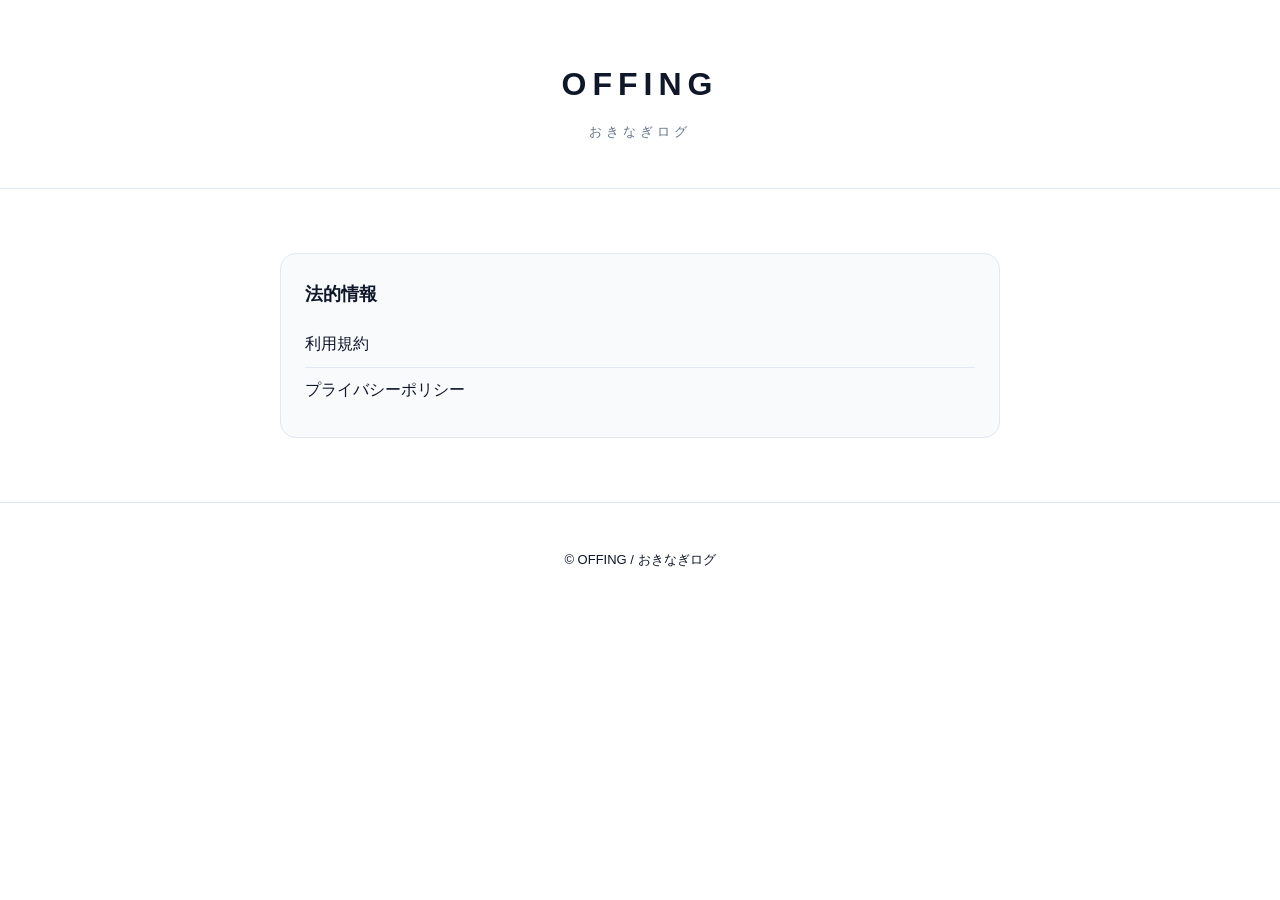
<file: index.html>
<!DOCTYPE html>
<html lang="ja">
  <head>
    <meta charset="UTF-8" />
    <meta name="viewport" content="width=device-width, initial-scale=1.0" />
    <meta name="robots" content="index,follow" />
    <title>おきなぎログ（OFFING） — 法的情報</title>
    <link rel="stylesheet" href="./style.css" />
  </head>
  <body>
    <header class="brand">
      <p class="wordmark">OFFING</p>
      <p class="wordmark-sub">おきなぎログ</p>
    </header>

    <nav class="toc">
      <h2>法的情報</h2>
      <a href="./terms.html">利用規約</a>
      <a href="./privacy.html">プライバシーポリシー</a>
    </nav>

    <footer>
      <p>© OFFING / おきなぎログ</p>
    </footer>
  </body>
</html>
</file>
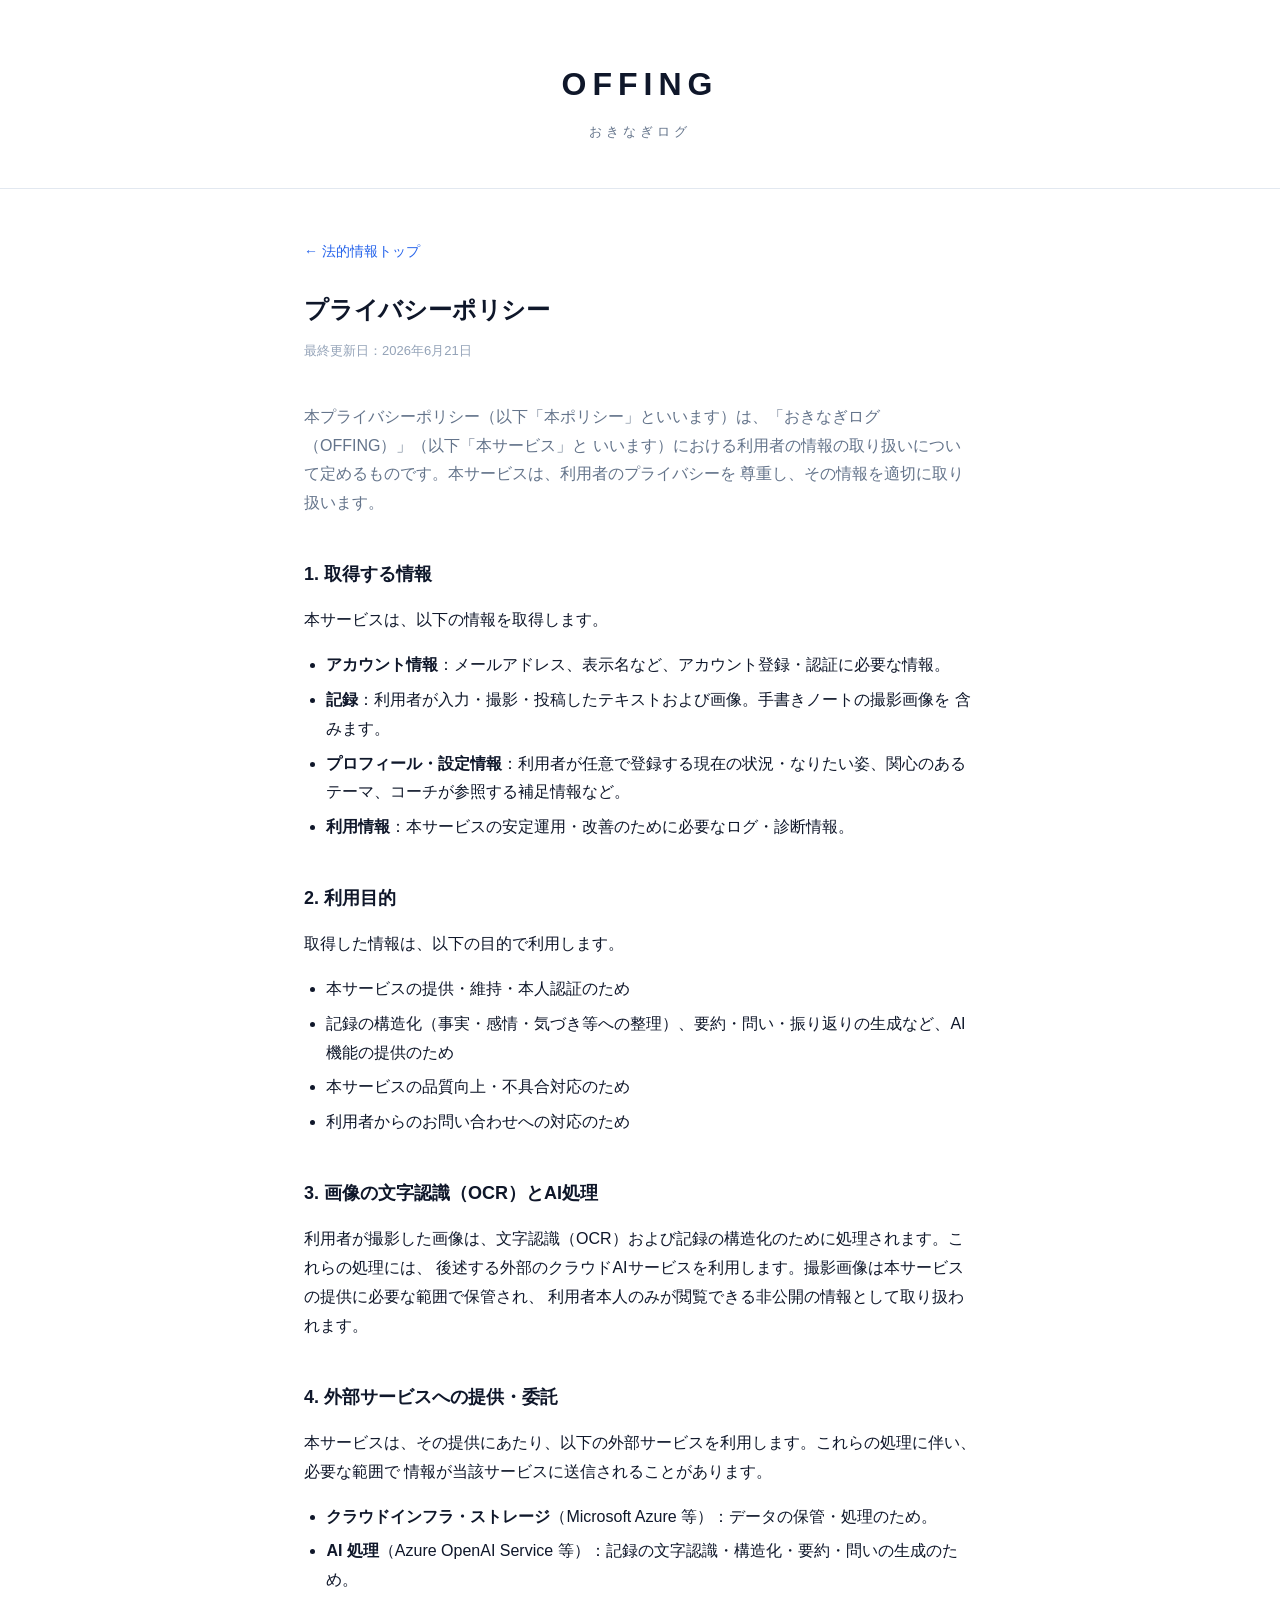
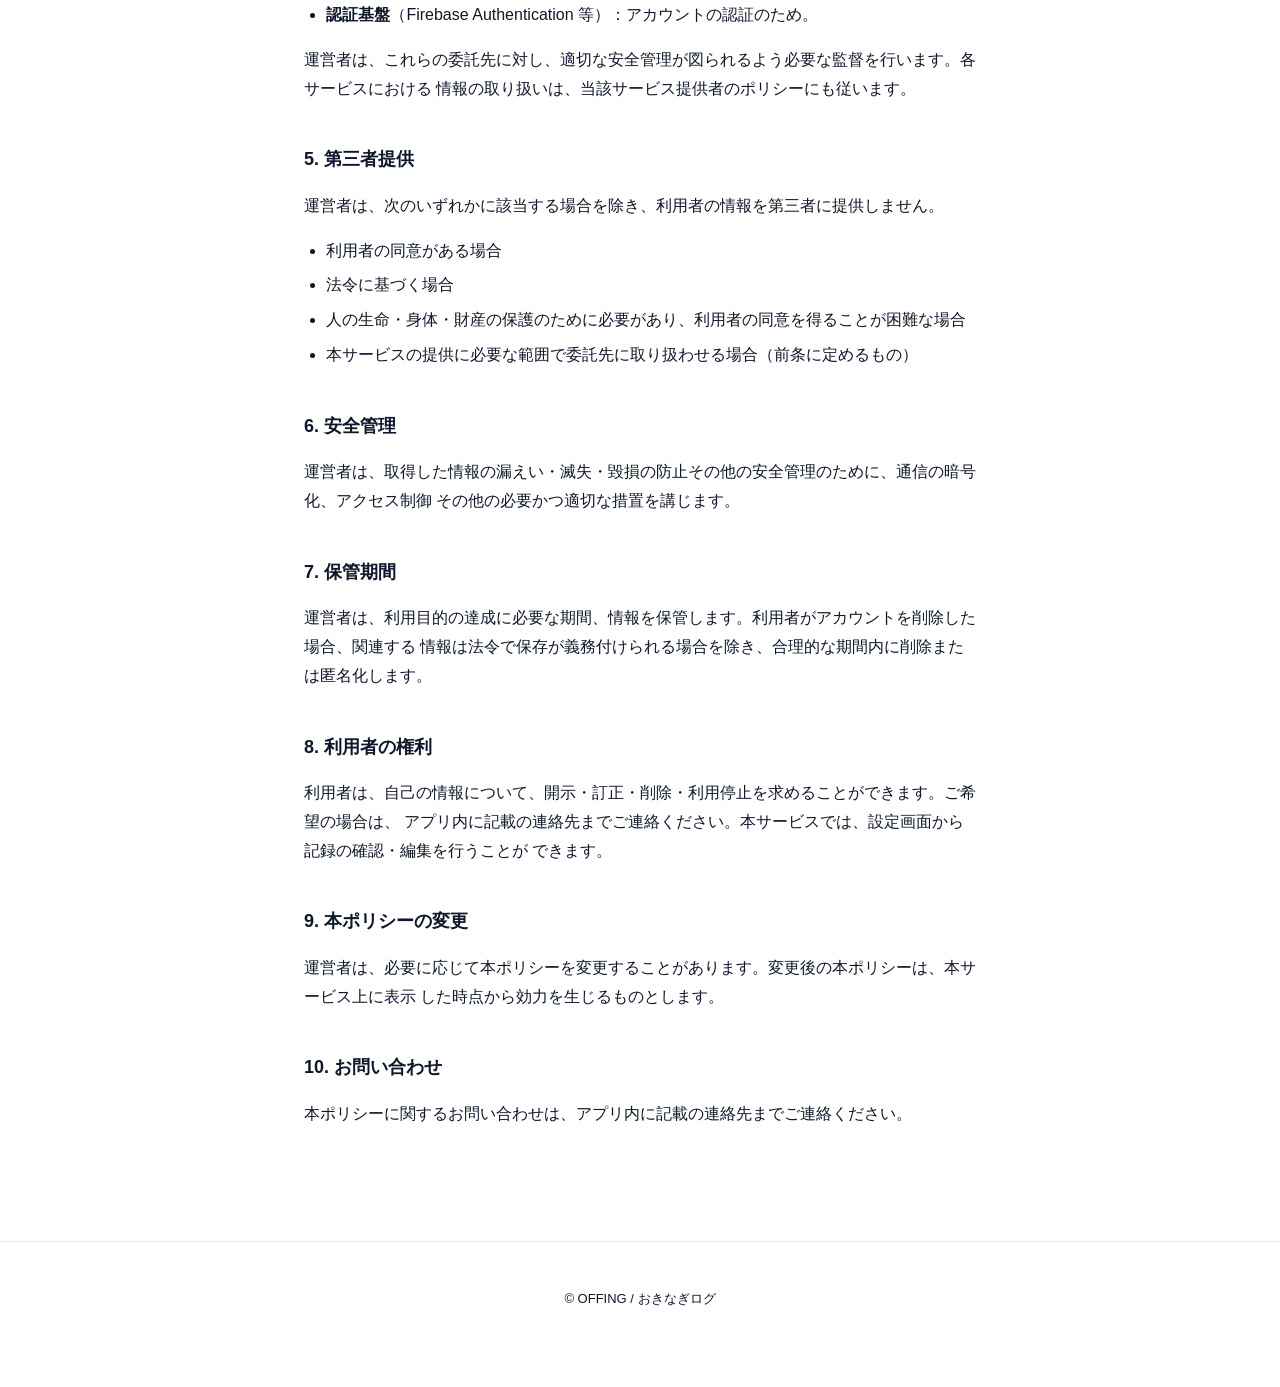
<file: privacy.html>
<!DOCTYPE html>
<html lang="ja">
  <head>
    <meta charset="UTF-8" />
    <meta name="viewport" content="width=device-width, initial-scale=1.0" />
    <title>プライバシーポリシー — おきなぎログ（OFFING）</title>
    <link rel="stylesheet" href="./style.css" />
  </head>
  <body>
    <header class="brand">
      <p class="wordmark">OFFING</p>
      <p class="wordmark-sub">おきなぎログ</p>
    </header>

    <main class="container">
      <a class="back" href="./index.html">← 法的情報トップ</a>
      <h1>プライバシーポリシー</h1>
      <p class="updated">最終更新日：2026年6月21日</p>

      <p class="lead">
        本プライバシーポリシー（以下「本ポリシー」といいます）は、「おきなぎログ（OFFING）」（以下「本サービス」と
        いいます）における利用者の情報の取り扱いについて定めるものです。本サービスは、利用者のプライバシーを
        尊重し、その情報を適切に取り扱います。
      </p>

      <h2>1. 取得する情報</h2>
      <p>本サービスは、以下の情報を取得します。</p>
      <ul>
        <li>
          <strong>アカウント情報</strong>：メールアドレス、表示名など、アカウント登録・認証に必要な情報。
        </li>
        <li>
          <strong>記録</strong>：利用者が入力・撮影・投稿したテキストおよび画像。手書きノートの撮影画像を
          含みます。
        </li>
        <li>
          <strong>プロフィール・設定情報</strong>：利用者が任意で登録する現在の状況・なりたい姿、関心のある
          テーマ、コーチが参照する補足情報など。
        </li>
        <li>
          <strong>利用情報</strong>：本サービスの安定運用・改善のために必要なログ・診断情報。
        </li>
      </ul>

      <h2>2. 利用目的</h2>
      <p>取得した情報は、以下の目的で利用します。</p>
      <ul>
        <li>本サービスの提供・維持・本人認証のため</li>
        <li>
          記録の構造化（事実・感情・気づき等への整理）、要約・問い・振り返りの生成など、AI機能の提供のため
        </li>
        <li>本サービスの品質向上・不具合対応のため</li>
        <li>利用者からのお問い合わせへの対応のため</li>
      </ul>

      <h2>3. 画像の文字認識（OCR）とAI処理</h2>
      <p>
        利用者が撮影した画像は、文字認識（OCR）および記録の構造化のために処理されます。これらの処理には、
        後述する外部のクラウドAIサービスを利用します。撮影画像は本サービスの提供に必要な範囲で保管され、
        利用者本人のみが閲覧できる非公開の情報として取り扱われます。
      </p>

      <h2>4. 外部サービスへの提供・委託</h2>
      <p>
        本サービスは、その提供にあたり、以下の外部サービスを利用します。これらの処理に伴い、必要な範囲で
        情報が当該サービスに送信されることがあります。
      </p>
      <ul>
        <li>
          <strong>クラウドインフラ・ストレージ</strong>（Microsoft Azure 等）：データの保管・処理のため。
        </li>
        <li>
          <strong>AI 処理</strong>（Azure OpenAI Service 等）：記録の文字認識・構造化・要約・問いの生成のため。
        </li>
        <li>
          <strong>認証基盤</strong>（Firebase Authentication 等）：アカウントの認証のため。
        </li>
      </ul>
      <p>
        運営者は、これらの委託先に対し、適切な安全管理が図られるよう必要な監督を行います。各サービスにおける
        情報の取り扱いは、当該サービス提供者のポリシーにも従います。
      </p>

      <h2>5. 第三者提供</h2>
      <p>
        運営者は、次のいずれかに該当する場合を除き、利用者の情報を第三者に提供しません。
      </p>
      <ul>
        <li>利用者の同意がある場合</li>
        <li>法令に基づく場合</li>
        <li>
          人の生命・身体・財産の保護のために必要があり、利用者の同意を得ることが困難な場合
        </li>
        <li>
          本サービスの提供に必要な範囲で委託先に取り扱わせる場合（前条に定めるもの）
        </li>
      </ul>

      <h2>6. 安全管理</h2>
      <p>
        運営者は、取得した情報の漏えい・滅失・毀損の防止その他の安全管理のために、通信の暗号化、アクセス制御
        その他の必要かつ適切な措置を講じます。
      </p>

      <h2>7. 保管期間</h2>
      <p>
        運営者は、利用目的の達成に必要な期間、情報を保管します。利用者がアカウントを削除した場合、関連する
        情報は法令で保存が義務付けられる場合を除き、合理的な期間内に削除または匿名化します。
      </p>

      <h2>8. 利用者の権利</h2>
      <p>
        利用者は、自己の情報について、開示・訂正・削除・利用停止を求めることができます。ご希望の場合は、
        アプリ内に記載の連絡先までご連絡ください。本サービスでは、設定画面から記録の確認・編集を行うことが
        できます。
      </p>

      <h2>9. 本ポリシーの変更</h2>
      <p>
        運営者は、必要に応じて本ポリシーを変更することがあります。変更後の本ポリシーは、本サービス上に表示
        した時点から効力を生じるものとします。
      </p>

      <h2>10. お問い合わせ</h2>
      <p>本ポリシーに関するお問い合わせは、アプリ内に記載の連絡先までご連絡ください。</p>
    </main>

    <footer>
      <p>© OFFING / おきなぎログ</p>
    </footer>
  </body>
</html>
</file>
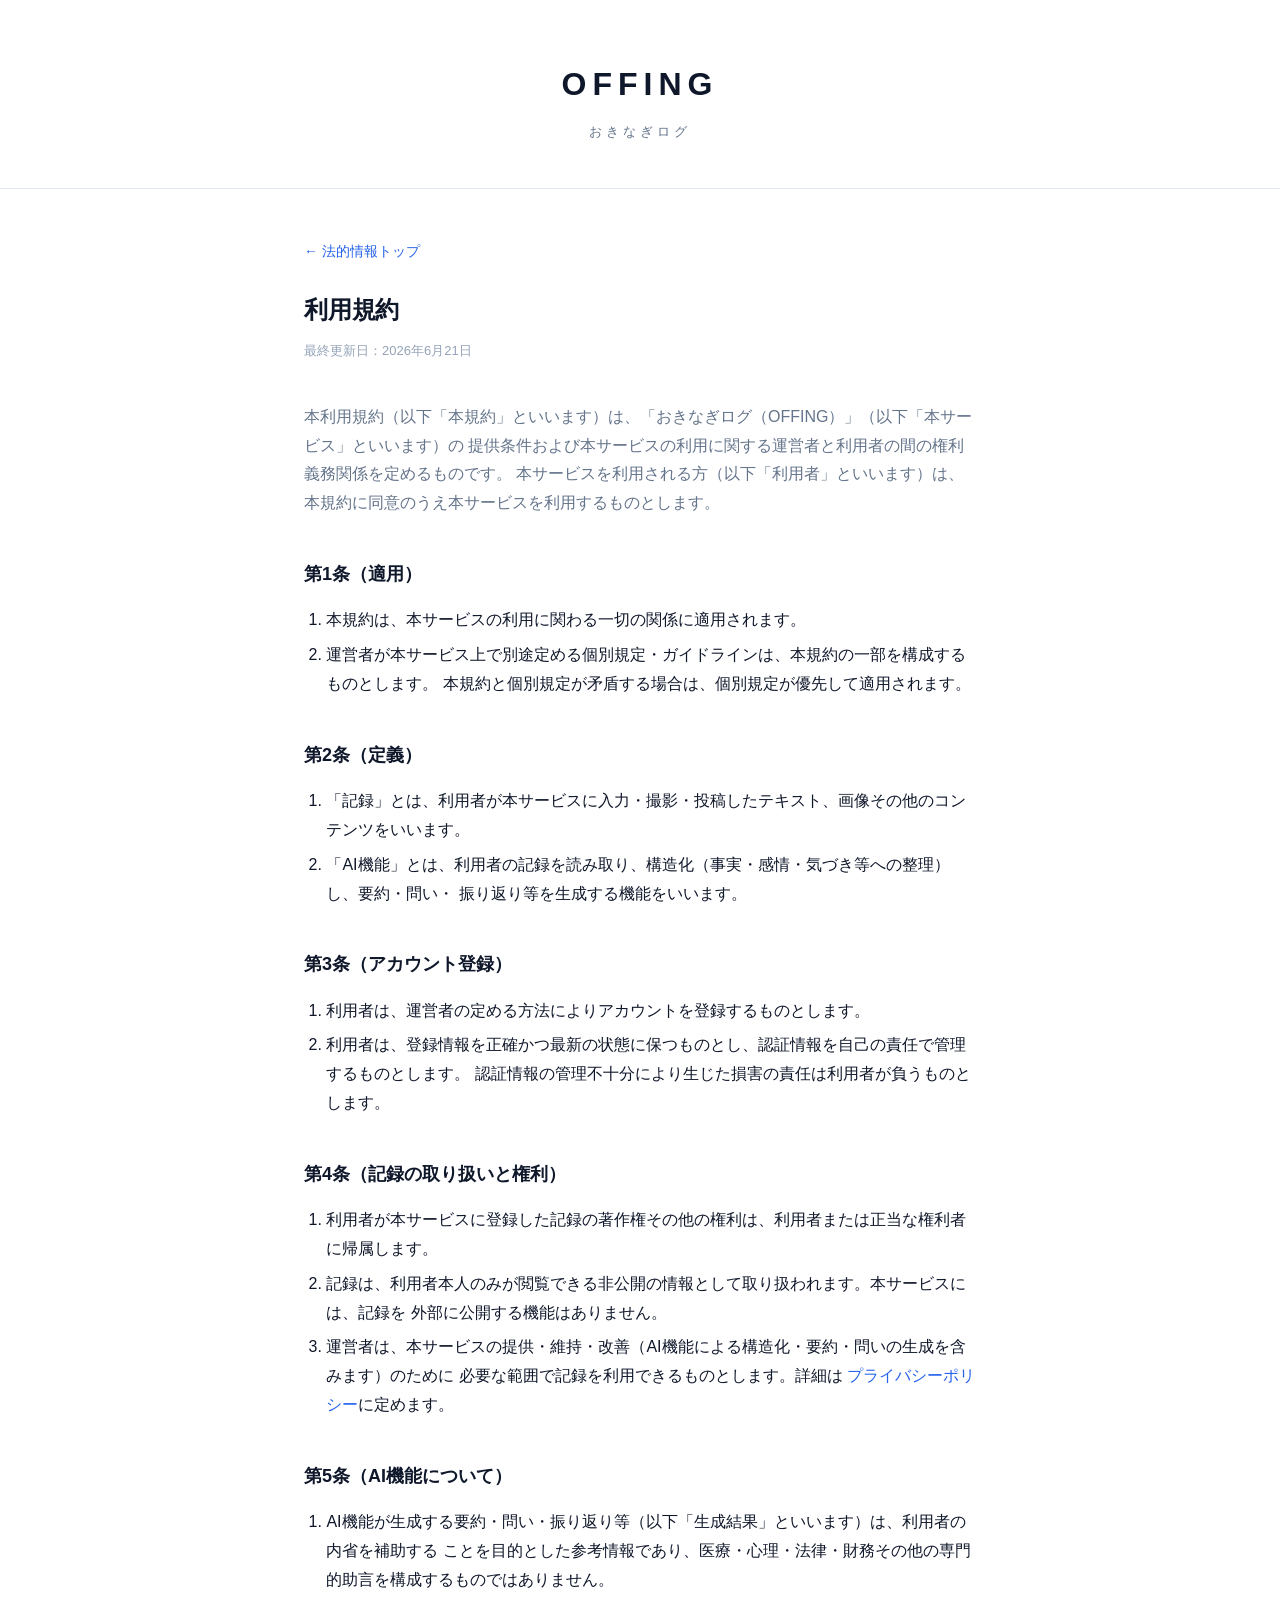
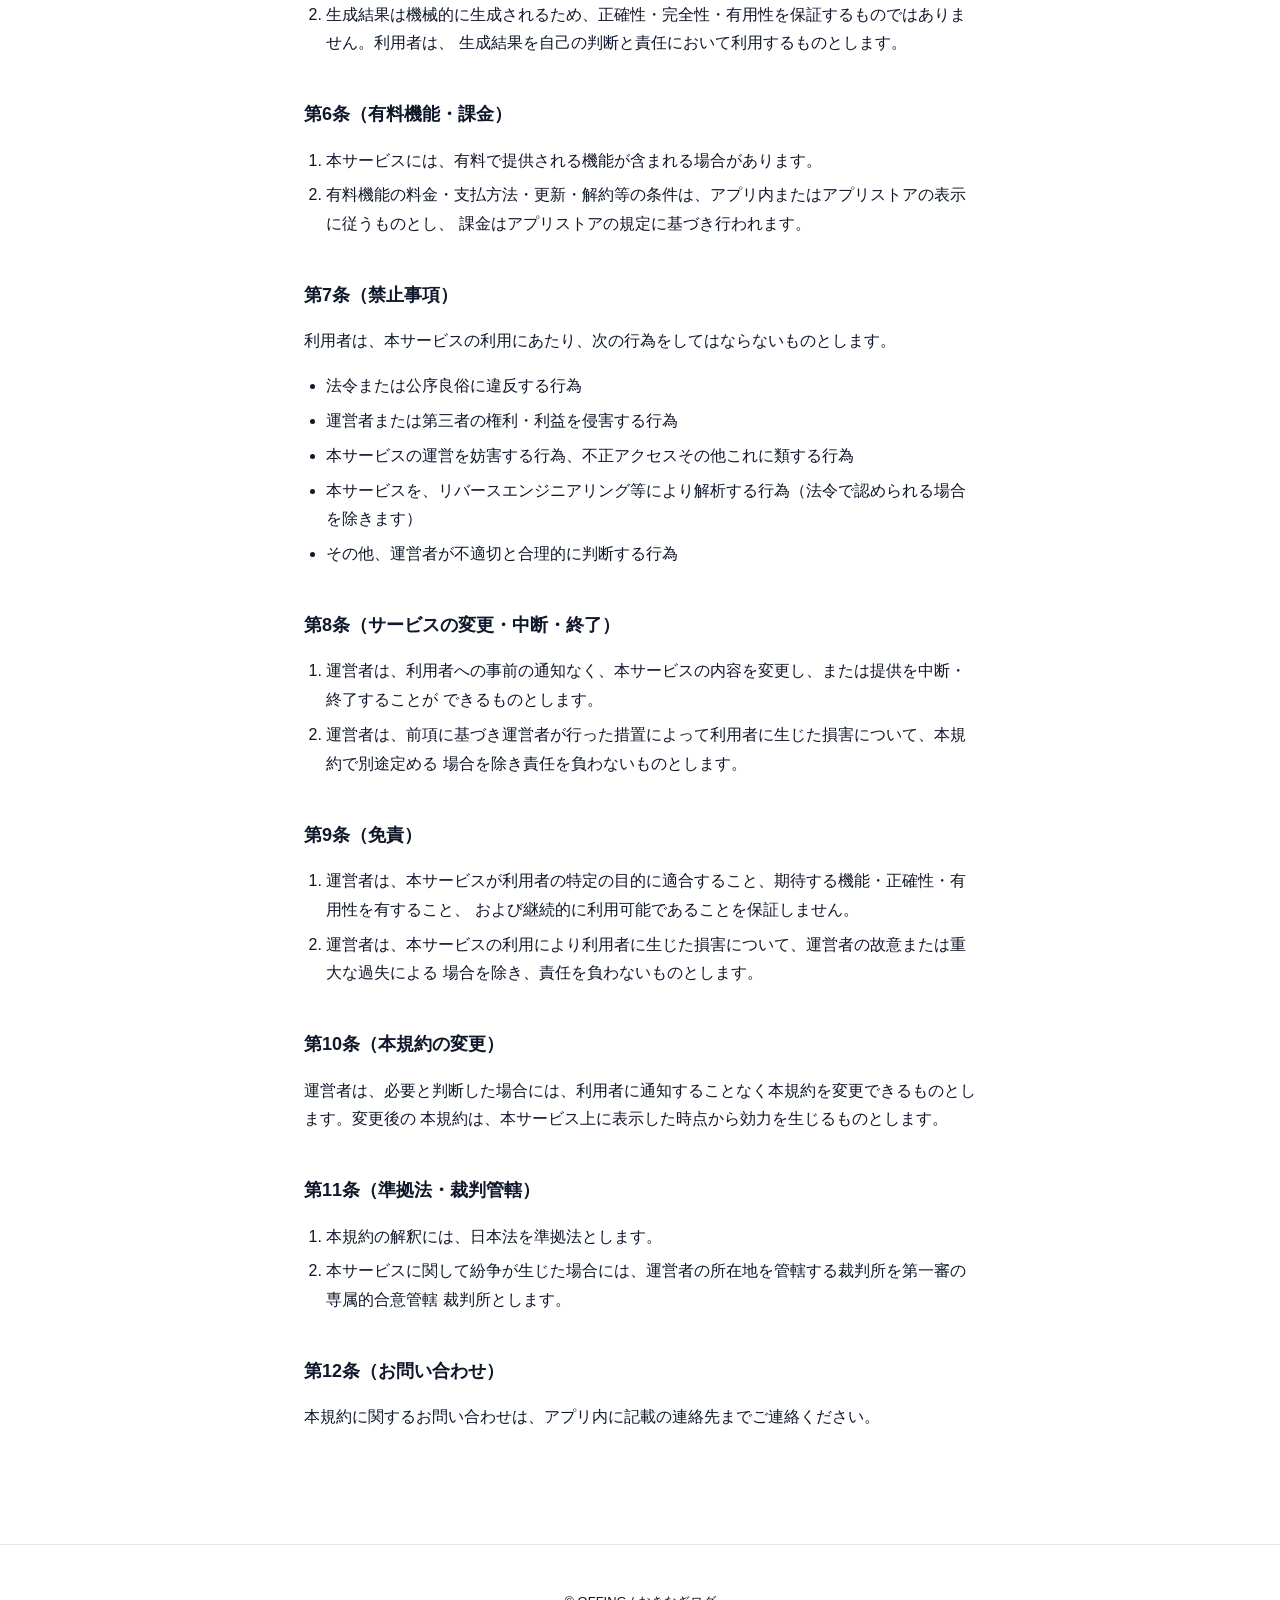
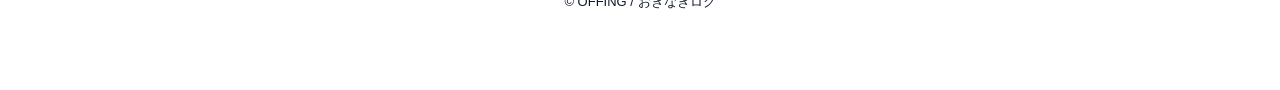
<file: terms.html>
<!DOCTYPE html>
<html lang="ja">
  <head>
    <meta charset="UTF-8" />
    <meta name="viewport" content="width=device-width, initial-scale=1.0" />
    <title>利用規約 — おきなぎログ（OFFING）</title>
    <link rel="stylesheet" href="./style.css" />
  </head>
  <body>
    <header class="brand">
      <p class="wordmark">OFFING</p>
      <p class="wordmark-sub">おきなぎログ</p>
    </header>

    <main class="container">
      <a class="back" href="./index.html">← 法的情報トップ</a>
      <h1>利用規約</h1>
      <p class="updated">最終更新日：2026年6月21日</p>

      <p class="lead">
        本利用規約（以下「本規約」といいます）は、「おきなぎログ（OFFING）」（以下「本サービス」といいます）の
        提供条件および本サービスの利用に関する運営者と利用者の間の権利義務関係を定めるものです。
        本サービスを利用される方（以下「利用者」といいます）は、本規約に同意のうえ本サービスを利用するものとします。
      </p>

      <h2>第1条（適用）</h2>
      <ol>
        <li>本規約は、本サービスの利用に関わる一切の関係に適用されます。</li>
        <li>
          運営者が本サービス上で別途定める個別規定・ガイドラインは、本規約の一部を構成するものとします。
          本規約と個別規定が矛盾する場合は、個別規定が優先して適用されます。
        </li>
      </ol>

      <h2>第2条（定義）</h2>
      <ol>
        <li>「記録」とは、利用者が本サービスに入力・撮影・投稿したテキスト、画像その他のコンテンツをいいます。</li>
        <li>
          「AI機能」とは、利用者の記録を読み取り、構造化（事実・感情・気づき等への整理）し、要約・問い・
          振り返り等を生成する機能をいいます。
        </li>
      </ol>

      <h2>第3条（アカウント登録）</h2>
      <ol>
        <li>利用者は、運営者の定める方法によりアカウントを登録するものとします。</li>
        <li>
          利用者は、登録情報を正確かつ最新の状態に保つものとし、認証情報を自己の責任で管理するものとします。
          認証情報の管理不十分により生じた損害の責任は利用者が負うものとします。
        </li>
      </ol>

      <h2>第4条（記録の取り扱いと権利）</h2>
      <ol>
        <li>利用者が本サービスに登録した記録の著作権その他の権利は、利用者または正当な権利者に帰属します。</li>
        <li>
          記録は、利用者本人のみが閲覧できる非公開の情報として取り扱われます。本サービスには、記録を
          外部に公開する機能はありません。
        </li>
        <li>
          運営者は、本サービスの提供・維持・改善（AI機能による構造化・要約・問いの生成を含みます）のために
          必要な範囲で記録を利用できるものとします。詳細は
          <a href="./privacy.html">プライバシーポリシー</a>に定めます。
        </li>
      </ol>

      <h2>第5条（AI機能について）</h2>
      <ol>
        <li>
          AI機能が生成する要約・問い・振り返り等（以下「生成結果」といいます）は、利用者の内省を補助する
          ことを目的とした参考情報であり、医療・心理・法律・財務その他の専門的助言を構成するものではありません。
        </li>
        <li>
          生成結果は機械的に生成されるため、正確性・完全性・有用性を保証するものではありません。利用者は、
          生成結果を自己の判断と責任において利用するものとします。
        </li>
      </ol>

      <h2>第6条（有料機能・課金）</h2>
      <ol>
        <li>本サービスには、有料で提供される機能が含まれる場合があります。</li>
        <li>
          有料機能の料金・支払方法・更新・解約等の条件は、アプリ内またはアプリストアの表示に従うものとし、
          課金はアプリストアの規定に基づき行われます。
        </li>
      </ol>

      <h2>第7条（禁止事項）</h2>
      <p>利用者は、本サービスの利用にあたり、次の行為をしてはならないものとします。</p>
      <ul>
        <li>法令または公序良俗に違反する行為</li>
        <li>運営者または第三者の権利・利益を侵害する行為</li>
        <li>本サービスの運営を妨害する行為、不正アクセスその他これに類する行為</li>
        <li>本サービスを、リバースエンジニアリング等により解析する行為（法令で認められる場合を除きます）</li>
        <li>その他、運営者が不適切と合理的に判断する行為</li>
      </ul>

      <h2>第8条（サービスの変更・中断・終了）</h2>
      <ol>
        <li>
          運営者は、利用者への事前の通知なく、本サービスの内容を変更し、または提供を中断・終了することが
          できるものとします。
        </li>
        <li>
          運営者は、前項に基づき運営者が行った措置によって利用者に生じた損害について、本規約で別途定める
          場合を除き責任を負わないものとします。
        </li>
      </ol>

      <h2>第9条（免責）</h2>
      <ol>
        <li>
          運営者は、本サービスが利用者の特定の目的に適合すること、期待する機能・正確性・有用性を有すること、
          および継続的に利用可能であることを保証しません。
        </li>
        <li>
          運営者は、本サービスの利用により利用者に生じた損害について、運営者の故意または重大な過失による
          場合を除き、責任を負わないものとします。
        </li>
      </ol>

      <h2>第10条（本規約の変更）</h2>
      <p>
        運営者は、必要と判断した場合には、利用者に通知することなく本規約を変更できるものとします。変更後の
        本規約は、本サービス上に表示した時点から効力を生じるものとします。
      </p>

      <h2>第11条（準拠法・裁判管轄）</h2>
      <ol>
        <li>本規約の解釈には、日本法を準拠法とします。</li>
        <li>
          本サービスに関して紛争が生じた場合には、運営者の所在地を管轄する裁判所を第一審の専属的合意管轄
          裁判所とします。
        </li>
      </ol>

      <h2>第12条（お問い合わせ）</h2>
      <p>本規約に関するお問い合わせは、アプリ内に記載の連絡先までご連絡ください。</p>
    </main>

    <footer>
      <p>© OFFING / おきなぎログ</p>
    </footer>
  </body>
</html>
</file>
<file: style.css>
/*
 * おきなぎログ (OFFING) 法的文書 共通スタイル
 * トーン: 静けさ・余白・最小限。アプリの design/tokens.ts と色味を揃える。
 */

:root {
  --bg: #ffffff;
  --surface: #f8fafc;
  --text: #0f172a;
  --text-secondary: #64748b;
  --text-muted: #94a3b8;
  --border: #e2e8f0;
  --accent: #2563eb;
  --max-width: 720px;
}

* {
  box-sizing: border-box;
}

html {
  -webkit-text-size-adjust: 100%;
}

body {
  margin: 0;
  background: var(--bg);
  color: var(--text);
  font-family: -apple-system, BlinkMacSystemFont, "Hiragino Sans", "Noto Sans JP",
    "Segoe UI", sans-serif;
  line-height: 1.8;
  font-size: 16px;
}

.container {
  max-width: var(--max-width);
  margin: 0 auto;
  padding: 48px 24px 96px;
}

header.brand {
  text-align: center;
  padding: 56px 24px 32px;
  border-bottom: 1px solid var(--border);
}

.wordmark {
  font-size: 32px;
  font-weight: 800;
  letter-spacing: 6px;
  margin: 0;
}

.wordmark-sub {
  color: var(--text-secondary);
  letter-spacing: 4px;
  font-size: 13px;
  margin-top: 6px;
}

h1 {
  font-size: 24px;
  font-weight: 700;
  letter-spacing: -0.2px;
  margin: 0 0 8px;
}

.updated {
  color: var(--text-muted);
  font-size: 13px;
  margin: 0 0 40px;
}

h2 {
  font-size: 18px;
  font-weight: 600;
  margin: 40px 0 12px;
}

p,
li {
  color: var(--text);
}

.lead {
  color: var(--text-secondary);
}

ul,
ol {
  padding-left: 1.4em;
}

li {
  margin: 6px 0;
}

a {
  color: var(--accent);
  text-decoration: none;
}

a:hover {
  text-decoration: underline;
}

.toc {
  background: var(--surface);
  border: 1px solid var(--border);
  border-radius: 16px;
  padding: 24px;
  margin: 64px auto;
  max-width: var(--max-width);
}

.toc h2 {
  margin-top: 0;
}

.toc a {
  display: block;
  padding: 8px 0;
  color: var(--text);
  border-bottom: 1px solid var(--border);
}

.toc a:last-child {
  border-bottom: none;
}

footer {
  text-align: center;
  color: var(--text-muted);
  font-size: 13px;
  padding: 32px 24px 64px;
  border-top: 1px solid var(--border);
}

.back {
  display: inline-block;
  margin-bottom: 24px;
  font-size: 14px;
}
</file>
